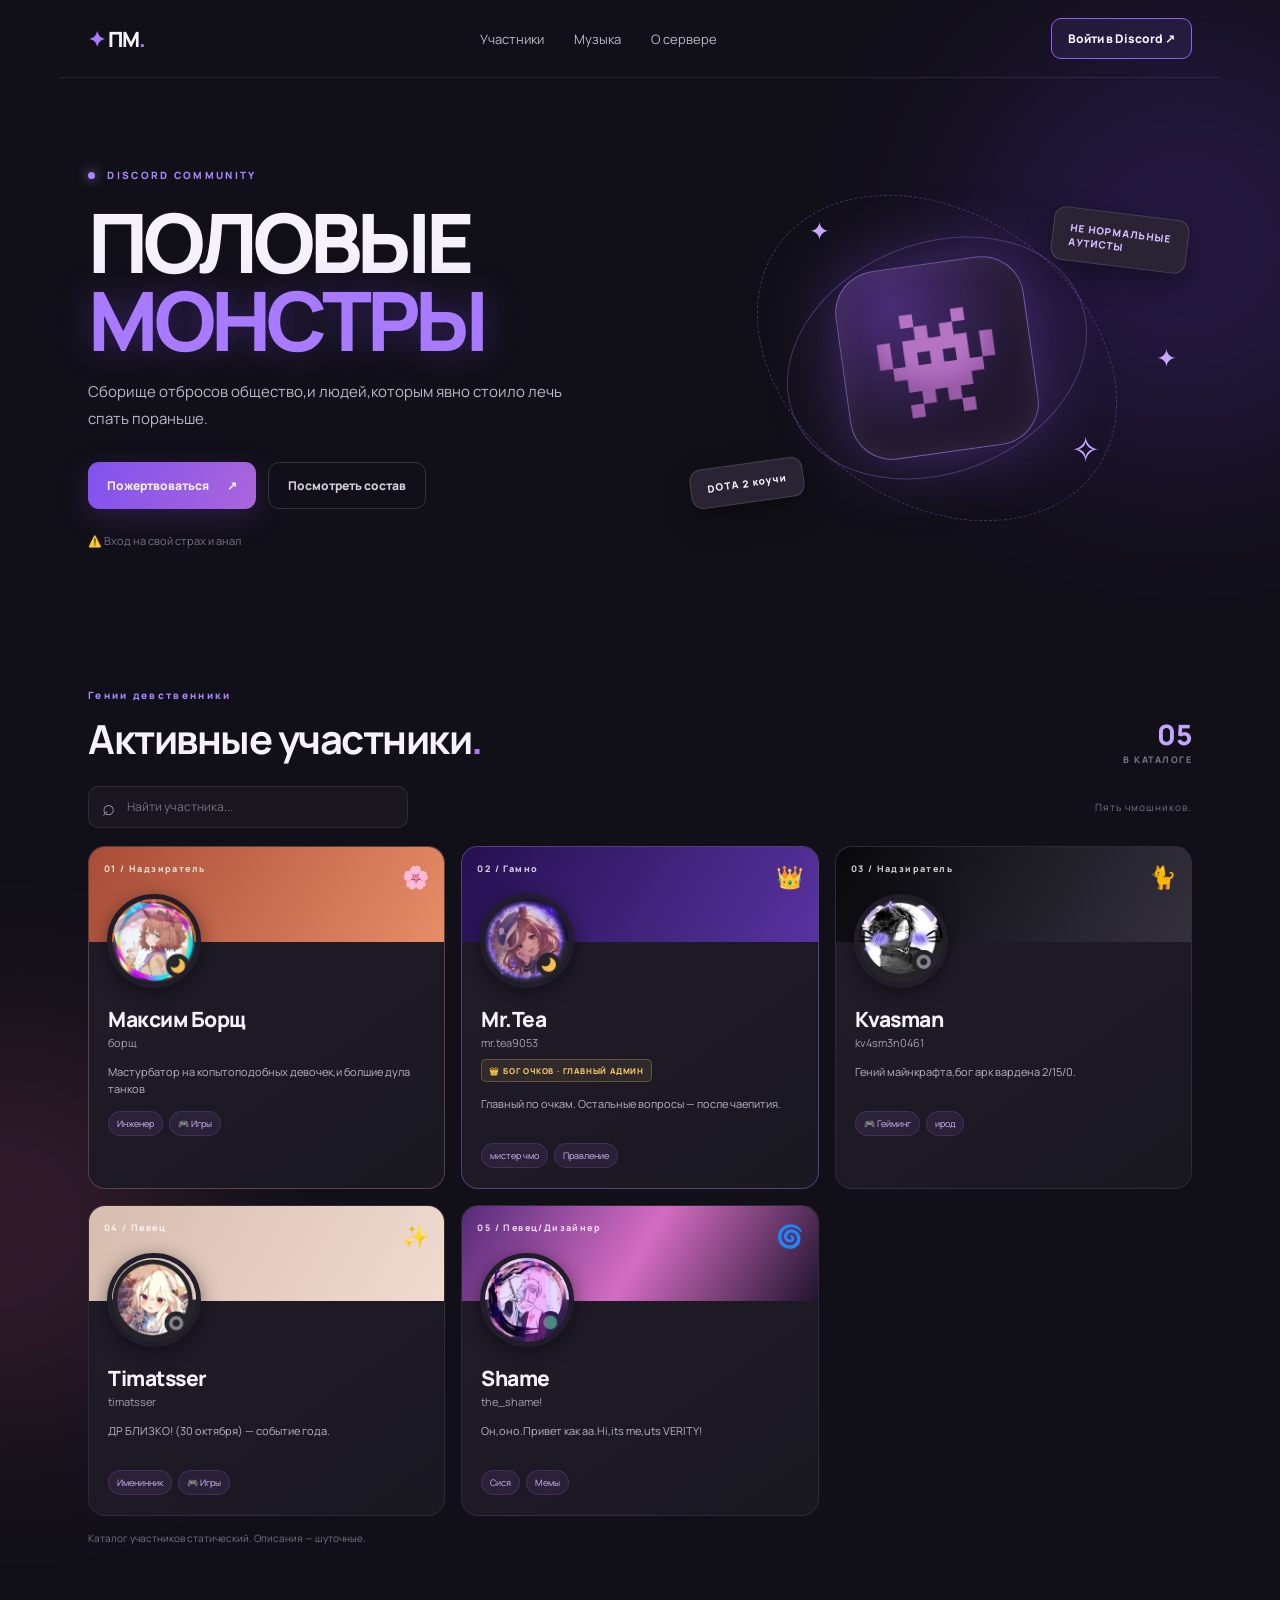
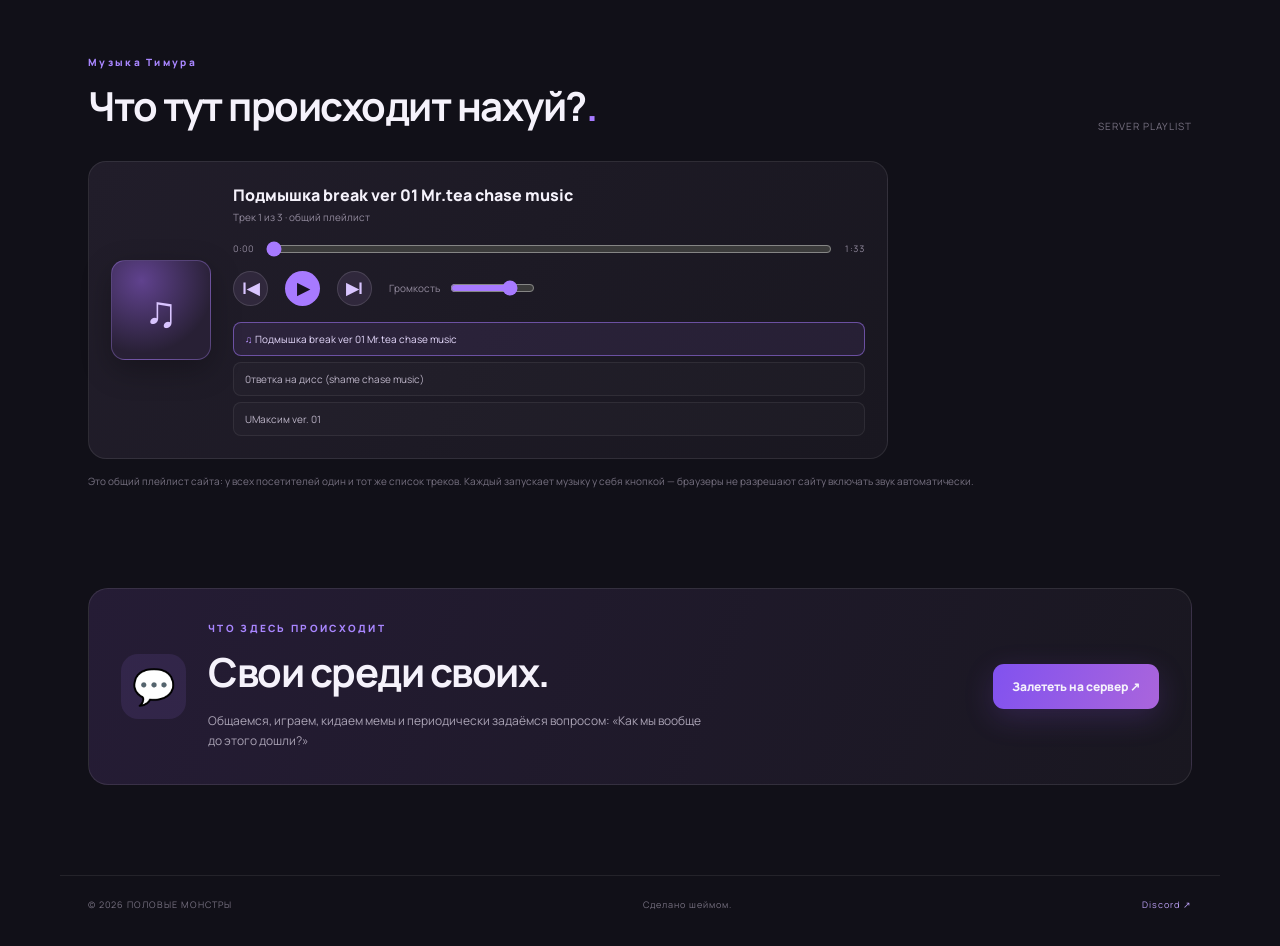
<file: index.html>
<!doctype html>
<html lang="ru">
<head>
  <meta charset="utf-8">
  <meta name="viewport" content="width=device-width, initial-scale=1">
  <meta name="theme-color" content="#111018">
  <meta name="description" content="Половые Монстры — Discord-сервер для общения, игр и мемов.">
  <title>Половые Монстры — Discord</title>
  <link rel="preconnect" href="https://fonts.googleapis.com">
  <link rel="preconnect" href="https://fonts.gstatic.com" crossorigin>
  <link href="https://fonts.googleapis.com/css2?family=Manrope:wght@400;500;600;700;800&display=swap" rel="stylesheet">
  <link rel="stylesheet" href="styles.css">
</head>
<body>
  <div class="glow glow-one" aria-hidden="true"></div>
  <div class="glow glow-two" aria-hidden="true"></div>

  <header class="topbar">
    <a class="brand" href="#top" aria-label="На главную"><span class="brand-mark">✦</span> ПМ<span class="brand-dot">.</span></a>
    <nav aria-label="Главная навигация">
      <a href="#members">Участники</a>
      <a href="#music">Музыка</a>
      <a href="#about">О сервере</a>
    </nav>
    <a class="top-join" href="https://discord.gg/sW3k2eWvD" target="_blank" rel="noopener">Войти в Discord ↗</a>
  </header>

  <main id="top">
    <section class="hero">
      <div class="hero-copy">
        <div class="eyebrow"><span class="pulse"></span> DISCORD COMMUNITY</div>
        <h1>ПОЛОВЫЕ<br><span>МОНСТРЫ</span></h1>
        <p class="hero-text">Сборище отбросов общество,и людей,которым явно стоило лечь спать пораньше.</p>
        <div class="hero-actions">
          <a class="button primary" href="https://discord.gg/sW3k2eWvD" target="_blank" rel="noopener">Пожертвоваться <span>↗</span></a>
          <a class="button secondary" href="#members">Посмотреть состав</a>
        </div>
        <div class="hero-note">⚠️ Вход на свой страх и анал</div>
      </div>
      <div class="hero-art" aria-label="Декоративная иллюстрация">
        <div class="orbit orbit-a"></div><div class="orbit orbit-b"></div>
        <button class="mascot" id="mascot" type="button" aria-label="Секретная кнопка">👾</button>
        <div class="sticker sticker-top">НЕ НОРМАЛЬНЫЕ<br>АУТИСТЫ</div>
        <div class="sticker sticker-bottom">DOTA 2 коучи</div>
        <span class="spark s1">✦</span><span class="spark s2">✧</span><span class="spark s3">✦</span>
      </div>
    </section>

    <section class="section" id="members">
      <div class="section-heading">
        <div><div class="eyebrow">Гении девственники</div><h2>Активные участники<span>.</span></h2></div>
        <div class="count"><span id="member-count">05</span> <small>В КАТАЛОГЕ</small></div>
      </div>
      <div class="member-toolbar">
        <label class="search-box">
          <span aria-hidden="true">⌕</span>
          <input id="member-search" type="search" placeholder="Найти участника..." autocomplete="off" aria-label="Поиск участника">
        </label>
        <span class="toolbar-hint">Пять чмошников.</span>
      </div>
      <div class="member-grid" id="member-grid">
        <article class="member-card featured" data-search="максим борщ борщ игры основа">
          <div class="card-top top-orange"><span class="rank">01 / Надзиратель</span><span class="emoji">🌸</span></div>
          <img class="avatar" src="assets/member-1.jpg" alt="Аватар Максима Борща" loading="lazy">
          <div class="member-info"><div class="member-name">Максим Борщ</div><div class="member-handle">борщ</div><p>Мастурбатор на копытоподобных девочек,и болшие дула танков</p><div class="tags"><span>Инженер</span><span>🎮 Игры</span></div></div>
        </article>
        <article class="member-card admin" data-search="mr tea mr.tea9053 администрация админ чай">
          <div class="card-top top-violet"><span class="rank">02 / Гамно</span><span class="emoji">👑</span></div>
          <img class="avatar" src="assets/member-2.jpg" alt="Аватар Mr.Tea" loading="lazy">
          <div class="member-info"><div class="member-name">Mr.Tea</div><div class="member-handle">mr.tea9053</div><div class="role">👑 БОГ ОЧКОВ · ГЛАВНЫЙ АДМИН</div><p>Главный по очкам. Остальные вопросы — после чаепития.</p><div class="tags"><span>мистер чмо</span><span> Правление</span></div></div>
        </article>
        <article class="member-card" data-search="kvasman kv4sm3n0461 гейминг хаос">
          <div class="card-top top-black"><span class="rank">03 / Надзиратель</span><span class="emoji">🐈</span></div>
          <img class="avatar" src="assets/member-3.jpg" alt="Аватар Kvasman" loading="lazy">
          <div class="member-info"><div class="member-name">Kvasman</div><div class="member-handle">kv4sm3n0461</div><p>Гений майнкрафта,бог арк вардена 2/15/0.</p><div class="tags"><span>🎮 Гейминг</span><span>ирод</span></div></div>
        </article>
        <article class="member-card" data-search="timatsser именинник игры">
          <div class="card-top top-sand"><span class="rank">04 / Певец</span><span class="emoji">✨</span></div>
          <img class="avatar" src="assets/member-4.jpg" alt="Аватар Timatsser" loading="lazy">
          <div class="member-info"><div class="member-name">Timatsser</div><div class="member-handle">timatsser</div><p>ДР БЛИЗКО! (30 октября) — событие года.</p><div class="tags"><span> Именинник</span><span>🎮 Игры</span></div></div>
        </article>
        <article class="member-card" data-search="shame the_shame мемы глитч">
          <div class="card-top top-glitch"><span class="rank">05 / Певец/Дизайнер</span><span class="emoji">🌀</span></div>
          <img class="avatar" src="assets/member-5.jpg" alt="Аватар Shame" loading="lazy">
          <div class="member-info"><div class="member-name">Shame</div><div class="member-handle">the_shame!</div><p>Он,оно.Привет как аа.Hi,its me,uts VERITY!</p><div class="tags"><span>Сися</span><span> Мемы</span></div></div>
        </article>
        <p class="empty-state" id="empty-state" hidden>Никого не нашли. Может, он слишком хорошо скрывается?</p>
      </div>
      <p class="fineprint">Каталог участников статический. Описания — шуточные.</p>
    </section>

    <section class="section music-section" id="music">
      <div class="section-heading">
        <div><div class="eyebrow">Музыка Тимура</div><h2>Что тут происходит нахуй?<span>.</span></h2></div>
        <span class="music-label">SERVER PLAYLIST</span>
      </div>
      <div class="player">
        <div class="album-art" id="album-art" aria-hidden="true">♫</div>
        <div class="player-main">
          <div class="track-title" id="track-title">Выбери трек</div>
          <div class="track-subtitle" id="track-subtitle">Общий плейлист сервера · 3 трека</div>
          <div class="progress-row">
            <span id="current-time">0:00</span>
            <input id="progress" class="progress" type="range" min="0" max="100" value="0" step="0.1" aria-label="Позиция воспроизведения">
            <span id="duration">0:00</span>
          </div>
          <div class="player-controls">
            <button class="player-button secondary" id="prev-button" type="button" aria-label="Предыдущий трек">|◀</button>
            <button class="player-button" id="play-button" type="button" aria-label="Воспроизвести">▶</button>
            <button class="player-button secondary" id="next-button" type="button" aria-label="Следующий трек">▶|</button>
            <label class="volume-control">Громкость <input id="volume" type="range" min="0" max="1" value="0.75" step="0.01" aria-label="Громкость"></label>
          </div>
          <ol class="playlist" id="playlist" aria-label="Список треков">
            <li><button type="button" data-track="0">Подмышка break ver 01 Mr.tea chase music</button></li>
            <li><button type="button" data-track="1">0тветка на дисс (shame chase music)</button></li>
            <li><button type="button" data-track="2">UMаксим ver. 01</button></li>
          </ol>
        </div>
        <audio id="audio" preload="metadata"></audio>
      </div>
      <p class="player-note">Это общий плейлист сайта: у всех посетителей один и тот же список треков. Каждый запускает музыку у себя кнопкой — браузеры не разрешают сайту включать звук автоматически.</p>
    </section>

    <section class="about-section" id="about">
      <div class="about-icon">💬</div>
      <div><div class="eyebrow">ЧТО ЗДЕСЬ ПРОИСХОДИТ</div><h2>Свои среди своих.</h2><p>Общаемся, играем, кидаем мемы и периодически задаёмся вопросом: «Как мы вообще до этого дошли?»</p></div>
      <a class="button primary" href="https://discord.gg/sW3k2eWvD" target="_blank" rel="noopener">Залететь на сервер ↗</a>
    </section>
  </main>

  <div class="toast" id="toast" role="status" aria-live="polite"></div>
  <footer><span>© 2026 ПОЛОВЫЕ МОНСТРЫ</span><span>Сделано шеймом.</span><a href="https://discord.gg/sW3k2eWvD" target="_blank" rel="noopener">Discord ↗</a></footer>
  <script src="script.js"></script>
</body>
</html>
</file>
<file: styles.css>
*{box-sizing:border-box}
:root{color-scheme:dark;--bg:#111018;--panel:#1b1822;--muted:#aaa3b5;--accent:#a77aff;--line:#ffffff16}
html{scroll-behavior:smooth;scroll-padding-top:24px}
body{margin:0;background:var(--bg);color:#f5f2fb;font-family:Manrope,Arial,sans-serif;overflow-x:hidden}
a{color:inherit;text-decoration:none}
button,input{font:inherit}
button:focus-visible,a:focus-visible,input:focus-visible{outline:2px solid #c5a6ff;outline-offset:3px}
[hidden]{display:none!important}
.glow{position:absolute;filter:blur(100px);opacity:.18;pointer-events:none;border-radius:50%;z-index:-1}
.glow-one{width:430px;height:430px;background:#813cff;top:30px;right:-120px}
.glow-two{width:350px;height:350px;background:#ec5c9b;top:1050px;left:-170px}
.topbar{height:78px;max-width:1160px;margin:auto;padding:0 28px;display:flex;align-items:center;justify-content:space-between;border-bottom:1px solid var(--line)}
.brand{font-weight:800;font-size:21px;letter-spacing:-1px}.brand-mark,.brand-dot{color:var(--accent)}
.topbar nav{display:flex;gap:30px;color:#bcb7c9;font-size:13px}.topbar nav a,footer a{transition:color .2s}.topbar nav a:hover,footer a:hover{color:#c49cff}
.top-join{font-size:12px;font-weight:800;padding:11px 16px;border:1px solid #8d60f4;border-radius:10px;background:#8d60f41a;transition:.2s}
.top-join:hover{background:#8d60f433;transform:translateY(-2px)}
.hero{max-width:1160px;margin:auto;padding:90px 28px 105px;display:grid;grid-template-columns:1.05fr .95fr;align-items:center;gap:30px;min-height:540px}
.eyebrow{font-size:10px;letter-spacing:2.3px;color:#a986ff;font-weight:800}.pulse{display:inline-block;width:7px;height:7px;background:#a986ff;border-radius:50%;margin-right:8px;box-shadow:0 0 12px #a986ff;animation:pulse 2s infinite}
@keyframes pulse{50%{opacity:.35;box-shadow:0 0 2px #a986ff}}
.hero h1{font-size:clamp(48px,7vw,82px);line-height:.95;letter-spacing:-5px;margin:22px 0 18px;font-weight:800}
.hero h1 span{color:#a77aff;text-shadow:0 0 35px #8b4dff55}
.hero-text{max-width:480px;color:#bcb7c9;line-height:1.8;font-size:15px}
.hero-actions{display:flex;gap:12px;flex-wrap:wrap;margin-top:30px}
.button{display:inline-flex;align-items:center;gap:18px;padding:14px 19px;border-radius:11px;font-size:12px;font-weight:800;transition:transform .2s,background .2s,border-color .2s}
.button:hover{transform:translateY(-3px)}.primary{background:linear-gradient(110deg,#8152ef,#aa65dc);box-shadow:0 9px 30px #8c51e533}.primary:hover{box-shadow:0 12px 35px #8c51e566}
.secondary{border:1px solid #ffffff24;color:#d4cede}.secondary:hover{border-color:#a77aff88}
.hero-note{margin-top:24px;color:#797385;font-size:11px}
.hero-art{height:360px;position:relative;display:grid;place-items:center}
.orbit{position:absolute;border:1px solid #a77aff55;border-radius:50%;transform:rotate(-22deg);pointer-events:none}
.orbit-a{width:310px;height:230px}.orbit-b{width:390px;height:290px;transform:rotate(35deg);border-style:dashed}
.mascot{width:190px;height:190px;border-radius:42px;display:grid;place-items:center;font-size:105px;background:radial-gradient(circle at 30% 20%,#4a2c77,#21182f 65%);border:1px solid #b28bff88;box-shadow:0 0 70px #8d55ed66,inset 0 0 30px #ffffff12;transform:rotate(-8deg);cursor:pointer;transition:transform .25s,filter .25s}
.mascot:hover{transform:rotate(0) scale(1.04);filter:brightness(1.15)}.mascot-pop{animation:mascot-pop .45s ease}
@keyframes mascot-pop{50%{transform:rotate(8deg) scale(1.15)}}
.sticker{position:absolute;background:#292333;border:1px solid #ffffff25;padding:12px 16px;border-radius:12px;font-size:10px;font-weight:800;letter-spacing:1px;box-shadow:0 12px 30px #0005;pointer-events:none}
.sticker-top{top:35px;right:4px;transform:rotate(7deg);color:#d7bfff}.sticker-bottom{bottom:35px;left:8px;transform:rotate(-8deg)}
.spark{position:absolute;color:#c8a7ff;font-size:25px;pointer-events:none;animation:float 4s ease-in-out infinite}.s1{top:35px;left:25%}.s2{bottom:65px;right:18%;font-size:35px;animation-delay:-1.5s}.s3{top:45%;right:3%;animation-delay:-2.5s}
@keyframes float{50%{transform:translateY(-10px) rotate(12deg)}}
.section{max-width:1160px;margin:auto;padding:35px 28px 90px}
.section-heading{display:flex;align-items:end;justify-content:space-between;margin-bottom:28px}
.section-heading h2,.about-section h2{font-size:clamp(27px,4vw,40px);letter-spacing:-1.5px;margin:9px 0 0}
.section-heading h2 span{color:var(--accent)}.count{text-align:right;font-size:28px;font-weight:800;color:#c5a6ff}.count small{display:block;font-size:9px;letter-spacing:1.5px;color:#777181}
.member-toolbar{display:flex;justify-content:space-between;align-items:center;gap:15px;margin:-8px 0 18px}
.search-box{height:42px;display:flex;align-items:center;gap:10px;padding:0 13px;border:1px solid var(--line);border-radius:10px;background:#191620;color:#9e96aa;max-width:320px;width:100%}
.search-box>span{font-size:22px;line-height:1}.search-box input{width:100%;border:0;outline:0;background:transparent;color:#f5f2fb;font-size:12px}.search-box input::placeholder{color:#777181}
.toolbar-hint,.music-label{font-size:10px;color:#777181;letter-spacing:1px}
.member-grid{display:grid;grid-template-columns:repeat(3,1fr);gap:16px}
.member-card{position:relative;min-height:310px;background:linear-gradient(145deg,#211d2a,#191720);border:1px solid #ffffff13;border-radius:17px;overflow:hidden;transition:transform .25s,border-color .25s,box-shadow .25s,opacity .5s;opacity:0;transform:translateY(18px)}
.member-card.visible{opacity:1;transform:translateY(0)}.member-card:hover{transform:translateY(-5px);border-color:#a77aff88;box-shadow:0 15px 40px #0005}
.card-top{height:95px;padding:15px;display:flex;justify-content:space-between;align-items:start}
.top-orange{background:linear-gradient(120deg,#a84c37,#e78d68)}.top-violet{background:linear-gradient(120deg,#261050,#5733a0)}.top-black{background:linear-gradient(120deg,#08080c,#34313d)}.top-sand{background:linear-gradient(120deg,#d7bdb0,#f0dacf)}.top-glitch{background:linear-gradient(120deg,#552b79,#d46cc2,#21152e)}
.rank{font-size:9px;letter-spacing:1.4px;font-weight:800;color:#ffffffc9}.emoji{font-size:22px}
.avatar{position:relative;width:94px;height:94px;object-fit:cover;border-radius:50%;border:5px solid #211d2a;margin:-48px 0 0 18px;background:#292333;box-shadow:0 5px 20px #0007}
.member-info{padding:12px 19px 20px}.member-name{font-size:21px;font-weight:800;letter-spacing:-.5px}.member-handle{font-size:11px;color:#a59eaf;margin-top:2px}
.member-info p{font-size:11px;color:#b9b2c3;line-height:1.6;min-height:35px;margin:13px 0}.tags{display:flex;gap:6px;flex-wrap:wrap}
.tags span{font-size:9px;color:#cbb9f3;background:#8c62ce20;border:1px solid #a77aff2a;border-radius:30px;padding:5px 8px}
.role{display:inline-block;margin-top:9px;font-size:8px;font-weight:800;letter-spacing:.8px;color:#f2c76d;background:#f2c76d18;border:1px solid #f2c76d44;border-radius:5px;padding:5px 7px}
.admin{border-color:#a77aff66}.featured{border-color:#e68a6a55}.fineprint,.player-note{font-size:10px;color:#777181;margin-top:15px}
.empty-state{grid-column:1/-1;color:#9e96aa;text-align:center;padding:30px;border:1px dashed var(--line);border-radius:14px;font-size:13px}
.music-section{padding-top:10px}.player{display:flex;align-items:center;gap:22px;padding:22px;border:1px solid var(--line);border-radius:18px;background:linear-gradient(120deg,#211d2a,#191720);max-width:800px}
.album-art{width:100px;height:100px;flex:0 0 100px;display:grid;place-items:center;border-radius:14px;background:radial-gradient(circle at 30% 20%,#60428e,#282035 70%);border:1px solid #b28bff55;font-size:44px;color:#d9c5ff;box-shadow:0 10px 30px #0004}
.player-main{flex:1;min-width:0}.track-title{font-size:16px;font-weight:800;overflow:hidden;text-overflow:ellipsis;white-space:nowrap}.track-subtitle{font-size:10px;color:#938b9e;margin-top:4px}
.progress-row{display:flex;align-items:center;gap:10px;margin-top:15px;color:#938b9e;font-size:9px;font-variant-numeric:tabular-nums}
.progress,.volume-control input{accent-color:#a77aff;cursor:pointer}.progress{width:100%;min-width:30px}
.player-controls{display:flex;align-items:center;gap:17px;margin-top:12px}.player-button{width:35px;height:35px;border:0;border-radius:50%;background:#a77aff;color:#17121f;font-weight:900;cursor:pointer;transition:transform .2s,opacity .2s}
.player-button:hover:not(:disabled){transform:scale(1.08)}.player-button:disabled{opacity:.35;cursor:not-allowed}
.volume-control{display:flex;align-items:center;gap:8px;font-size:10px;color:#938b9e}.volume-control input{width:85px}
.file-button{margin-left:auto;padding:9px 12px;border:1px solid #ffffff25;border-radius:9px;font-size:10px;font-weight:800;cursor:pointer;transition:.2s}
.file-button:hover{border-color:#a77aff;background:#a77aff14}.file-button input{display:none}
.about-section{max-width:1104px;margin:0 auto 90px;padding:32px;border:1px solid #ffffff18;border-radius:20px;background:linear-gradient(110deg,#251c35,#191720);display:flex;align-items:center;gap:22px;opacity:0;transform:translateY(16px);transition:opacity .6s,transform .6s}
.about-section.visible,.music-section.visible{opacity:1;transform:translateY(0)}
.about-icon{font-size:35px;width:65px;height:65px;display:grid;place-items:center;border-radius:17px;background:#a77aff1b;flex-shrink:0}
.about-section p{max-width:500px;color:#aaa3b5;font-size:12px;line-height:1.7;margin-bottom:0}.about-section .button{margin-left:auto;white-space:nowrap}
.music-section{opacity:0;transform:translateY(16px);transition:opacity .6s,transform .6s}
.toast{position:fixed;left:50%;bottom:24px;z-index:10;transform:translate(-50%,20px);opacity:0;pointer-events:none;padding:12px 18px;border:1px solid #a77aff66;border-radius:12px;background:#211a2d;color:#eee5ff;font-size:12px;box-shadow:0 12px 35px #0008;transition:opacity .25s,transform .25s;text-align:center;max-width:calc(100% - 32px)}
.toast.show{opacity:1;transform:translate(-50%,0)}
.secret-mode .glow{opacity:.42}.secret-mode .mascot{filter:hue-rotate(80deg) saturate(1.5)}.secret-mode .hero h1 span{color:#8bffc1;text-shadow:0 0 35px #45d68b66}
footer{max-width:1160px;margin:auto;padding:22px 28px 35px;border-top:1px solid #ffffff14;display:flex;justify-content:space-between;color:#777181;font-size:9px;letter-spacing:1px}
footer a{color:#bba0f4}
@media(max-width:800px){.hero{grid-template-columns:1fr;padding-top:65px;gap:0}.hero-art{height:300px}.member-grid{grid-template-columns:repeat(2,1fr)}.about-section{margin-left:20px;margin-right:20px;flex-wrap:wrap}.about-section .button{margin-left:0}}
@media(max-width:540px){.topbar{padding:0 18px}.topbar nav{gap:12px;font-size:11px}.top-join{font-size:10px;padding:9px 10px}.hero{padding:65px 20px 65px}.hero h1{letter-spacing:-3px}.hero-art{height:270px}.mascot{width:150px;height:150px;font-size:80px}.orbit-a{width:250px;height:190px}.orbit-b{width:310px;height:230px}.section{padding:25px 18px 70px}.member-grid{grid-template-columns:1fr}.member-card{min-height:285px}.section-heading h2{font-size:28px}.count{font-size:22px}.member-toolbar{align-items:flex-start;flex-direction:column}.search-box{max-width:none}.player{align-items:flex-start;gap:14px;padding:15px}.album-art{width:70px;height:70px;flex-basis:70px;font-size:32px}.player-controls{gap:10px;flex-wrap:wrap}.file-button{margin-left:0}.volume-control input{width:65px}.about-section{padding:23px;margin-bottom:60px}.about-section h2{font-size:28px}footer{padding:20px;gap:10px;flex-wrap:wrap}}
@media(prefers-reduced-motion:reduce){*,*::before,*::after{scroll-behavior:auto!important;animation-duration:.01ms!important;animation-iteration-count:1!important;transition-duration:.01ms!important}}

/* Общий плейлист */
.player-button.secondary{background:#30283c;color:#d9c5ff;border:1px solid #ffffff20}
.playlist{list-style:none;padding:0;margin:16px 0 0;display:grid;gap:6px}
.playlist button{width:100%;text-align:left;padding:9px 11px;border:1px solid #ffffff12;border-radius:8px;background:#ffffff05;color:#bdb5c8;font:inherit;font-size:10px;cursor:pointer;transition:.2s}
.playlist button:hover,.playlist button.active{border-color:#a77aff88;background:#a77aff18;color:#e8dcff}
.playlist button.active:before{content:"♫  ";color:#b994ff}
@media(max-width:600px){.player{align-items:flex-start;gap:14px;padding:15px}.album-art{width:62px;height:62px;flex-basis:62px;font-size:30px}.player-controls{gap:9px;flex-wrap:wrap}.volume-control{width:100%;margin-top:4px}.volume-control input{flex:1}.playlist button{font-size:9px}}
</file>
